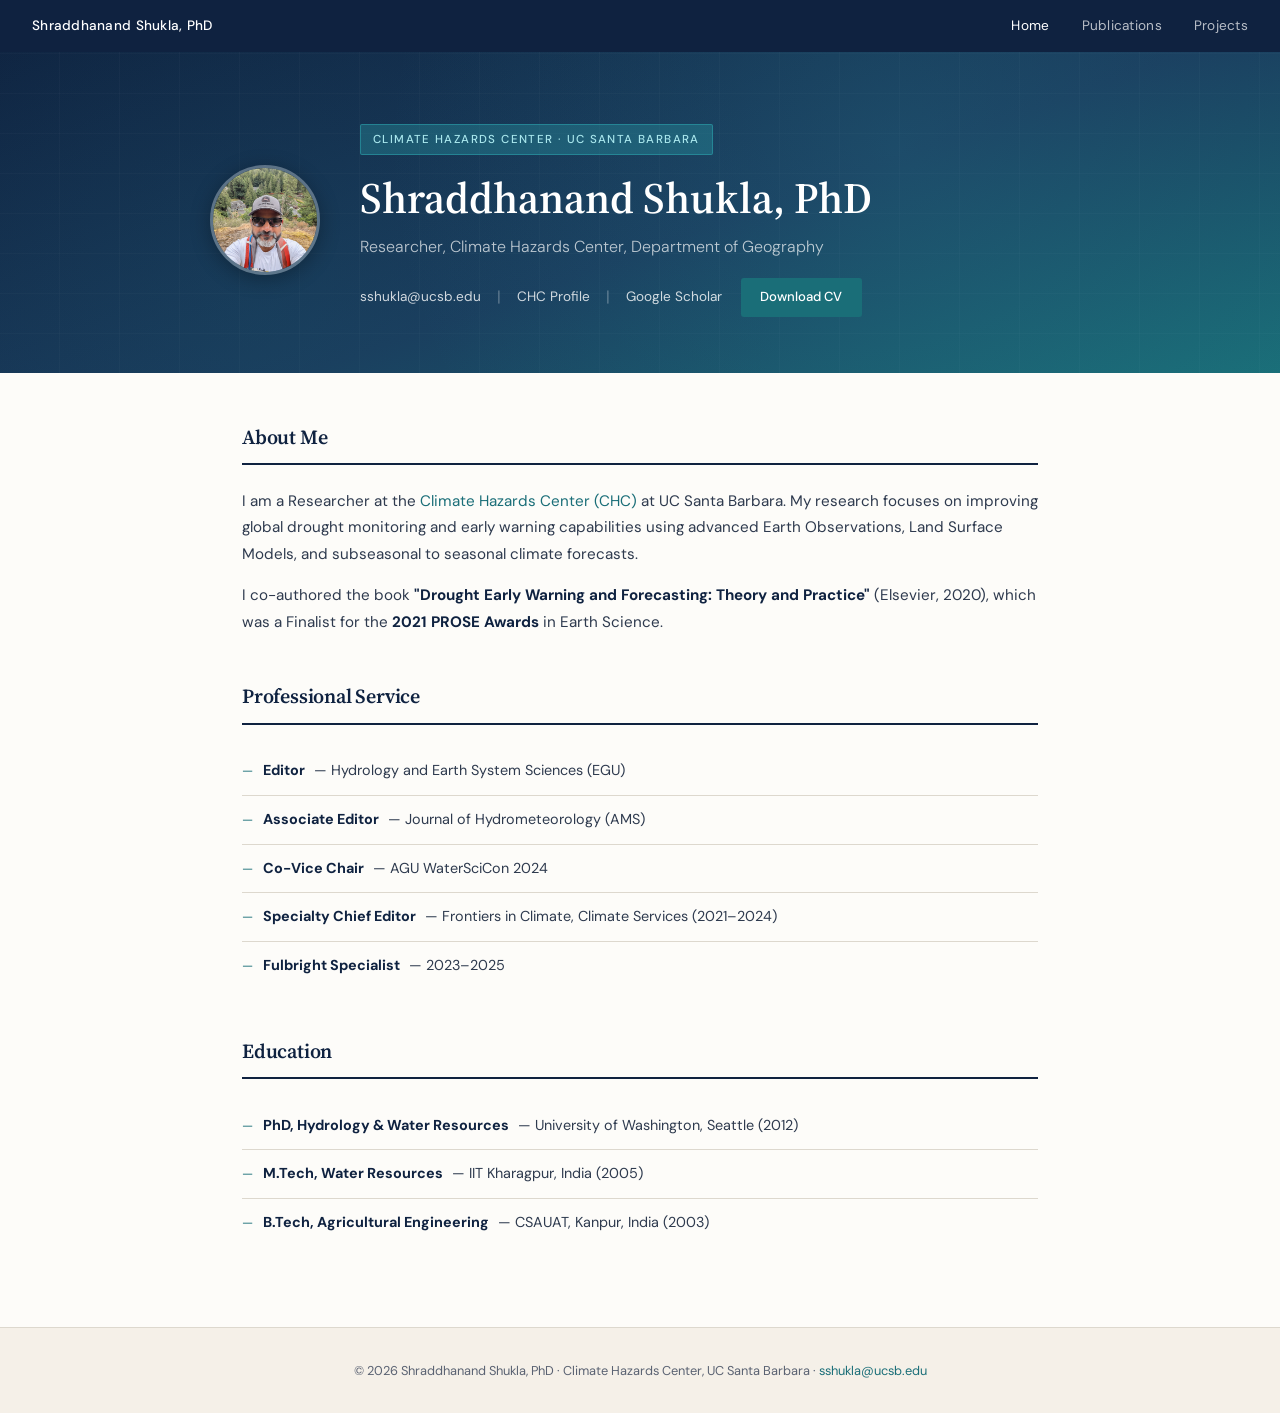
<file: index.html>
<!DOCTYPE html>
<html lang="en">
<head>
  <meta charset="UTF-8" />
  <meta name="viewport" content="width=device-width, initial-scale=1.0" />
  <title>Shraddhanand Shukla, PhD | Climate Hazards Center</title>
  <link rel="preconnect" href="https://fonts.googleapis.com">
  <link rel="preconnect" href="https://fonts.gstatic.com" crossorigin>
  <link href="https://fonts.googleapis.com/css2?family=Source+Serif+4:ital,opsz,wght@0,8..60,300;0,8..60,400;0,8..60,600;1,8..60,300&family=DM+Sans:wght@300;400;500&display=swap" rel="stylesheet">
  <link rel="stylesheet" href="style.css" />
</head>
<body>

<!-- NAV -->
<nav>
  <a href="index.html" class="home">Shraddhanand Shukla, PhD</a>
  <a href="index.html" class="active">Home</a>
  <a href="publications.html">Publications</a>
  <a href="projects.html">Projects</a>
</nav>

<!-- HERO -->
<div class="hero">
  <div class="hero-inner" style="display:flex; gap:2.5rem; align-items:center; flex-wrap:wrap;">
    <img src="profile.jpg" alt="Shraddhanand Shukla"
         style="width:110px;height:110px;border-radius:50%;object-fit:cover;
                border:3px solid rgba(255,255,255,0.3);flex-shrink:0;
                box-shadow:0 4px 20px rgba(0,0,0,0.3);" />
    <div>
      <div class="hero-tag">Climate Hazards Center · UC Santa Barbara</div>
      <h1>Shraddhanand Shukla, PhD</h1>
      <div class="hero-subtitle">Researcher, Climate Hazards Center, Department of Geography</div>
      <div style="display:flex;gap:1rem;flex-wrap:wrap;margin-top:1.1rem;align-items:center;">
        <a href="mailto:sshukla@ucsb.edu"
           style="color:rgba(255,255,255,0.8);font-size:0.85rem;text-decoration:none;">
          sshukla@ucsb.edu
        </a>
        <span style="color:rgba(255,255,255,0.3);">|</span>
        <a href="https://chc.ucsb.edu/people/shraddhanand-shukla" target="_blank"
           style="color:rgba(255,255,255,0.8);font-size:0.85rem;text-decoration:none;">
          CHC Profile
        </a>
        <span style="color:rgba(255,255,255,0.3);">|</span>
        <a href="https://scholar.google.com/citations?user=wtJoeUIAAAAJ&hl=en" target="_blank"
           style="color:rgba(255,255,255,0.8);font-size:0.85rem;text-decoration:none;">
          Google Scholar
        </a>
        <a href="cv.pdf" class="btn btn-primary" style="margin-left:0.2rem;">Download CV</a>
      </div>
    </div>
  </div>
</div>

<!-- MAIN -->
<main>

  <!-- About -->
  <div class="section-header">
    <h2>About Me</h2>
  </div>
  <div class="prose">
    <p>
      I am a Researcher at the <a href="https://chc.ucsb.edu/" target="_blank">Climate Hazards Center (CHC)</a>
      at UC Santa Barbara. My research focuses on improving global drought monitoring and early warning
      capabilities using advanced Earth Observations, Land Surface Models, and subseasonal to seasonal
      climate forecasts.
    </p>
    <p>
      I co-authored the book
      <a href="https://www.sciencedirect.com/book/monograph/9780128140116/drought-early-warning-and-forecasting" target="_blank">
        <strong>"Drought Early Warning and Forecasting: Theory and Practice"</strong>
      </a>
      (Elsevier, 2020), which was a Finalist for the <strong>2021 PROSE Awards</strong> in Earth Science.
    </p>
  </div>

  <!-- Professional Service -->
  <div class="section-header" style="margin-top:2.8rem;">
    <h2>Professional Service</h2>
  </div>
  <ul class="styled-list">
    <li><strong>Editor</strong> — Hydrology and Earth System Sciences (EGU)</li>
    <li><strong>Associate Editor</strong> — Journal of Hydrometeorology (AMS)</li>
    <li><strong>Co-Vice Chair</strong> — AGU WaterSciCon 2024</li>
    <li><strong>Specialty Chief Editor</strong> — Frontiers in Climate, Climate Services (2021–2024)</li>
    <li><strong>Fulbright Specialist</strong> — 2023–2025</li>
  </ul>

  <!-- Education -->
  <div class="section-header" style="margin-top:2.8rem;">
    <h2>Education</h2>
  </div>
  <ul class="styled-list">
    <li><strong>PhD, Hydrology &amp; Water Resources</strong> — University of Washington, Seattle (2012)</li>
    <li><strong>M.Tech, Water Resources</strong> — IIT Kharagpur, India (2005)</li>
    <li><strong>B.Tech, Agricultural Engineering</strong> — CSAUAT, Kanpur, India (2003)</li>
  </ul>

</main>

<footer>
  © 2026 Shraddhanand Shukla, PhD · Climate Hazards Center, UC Santa Barbara ·
  <a href="mailto:sshukla@ucsb.edu">sshukla@ucsb.edu</a>
</footer>

</body>
</html>
</file>
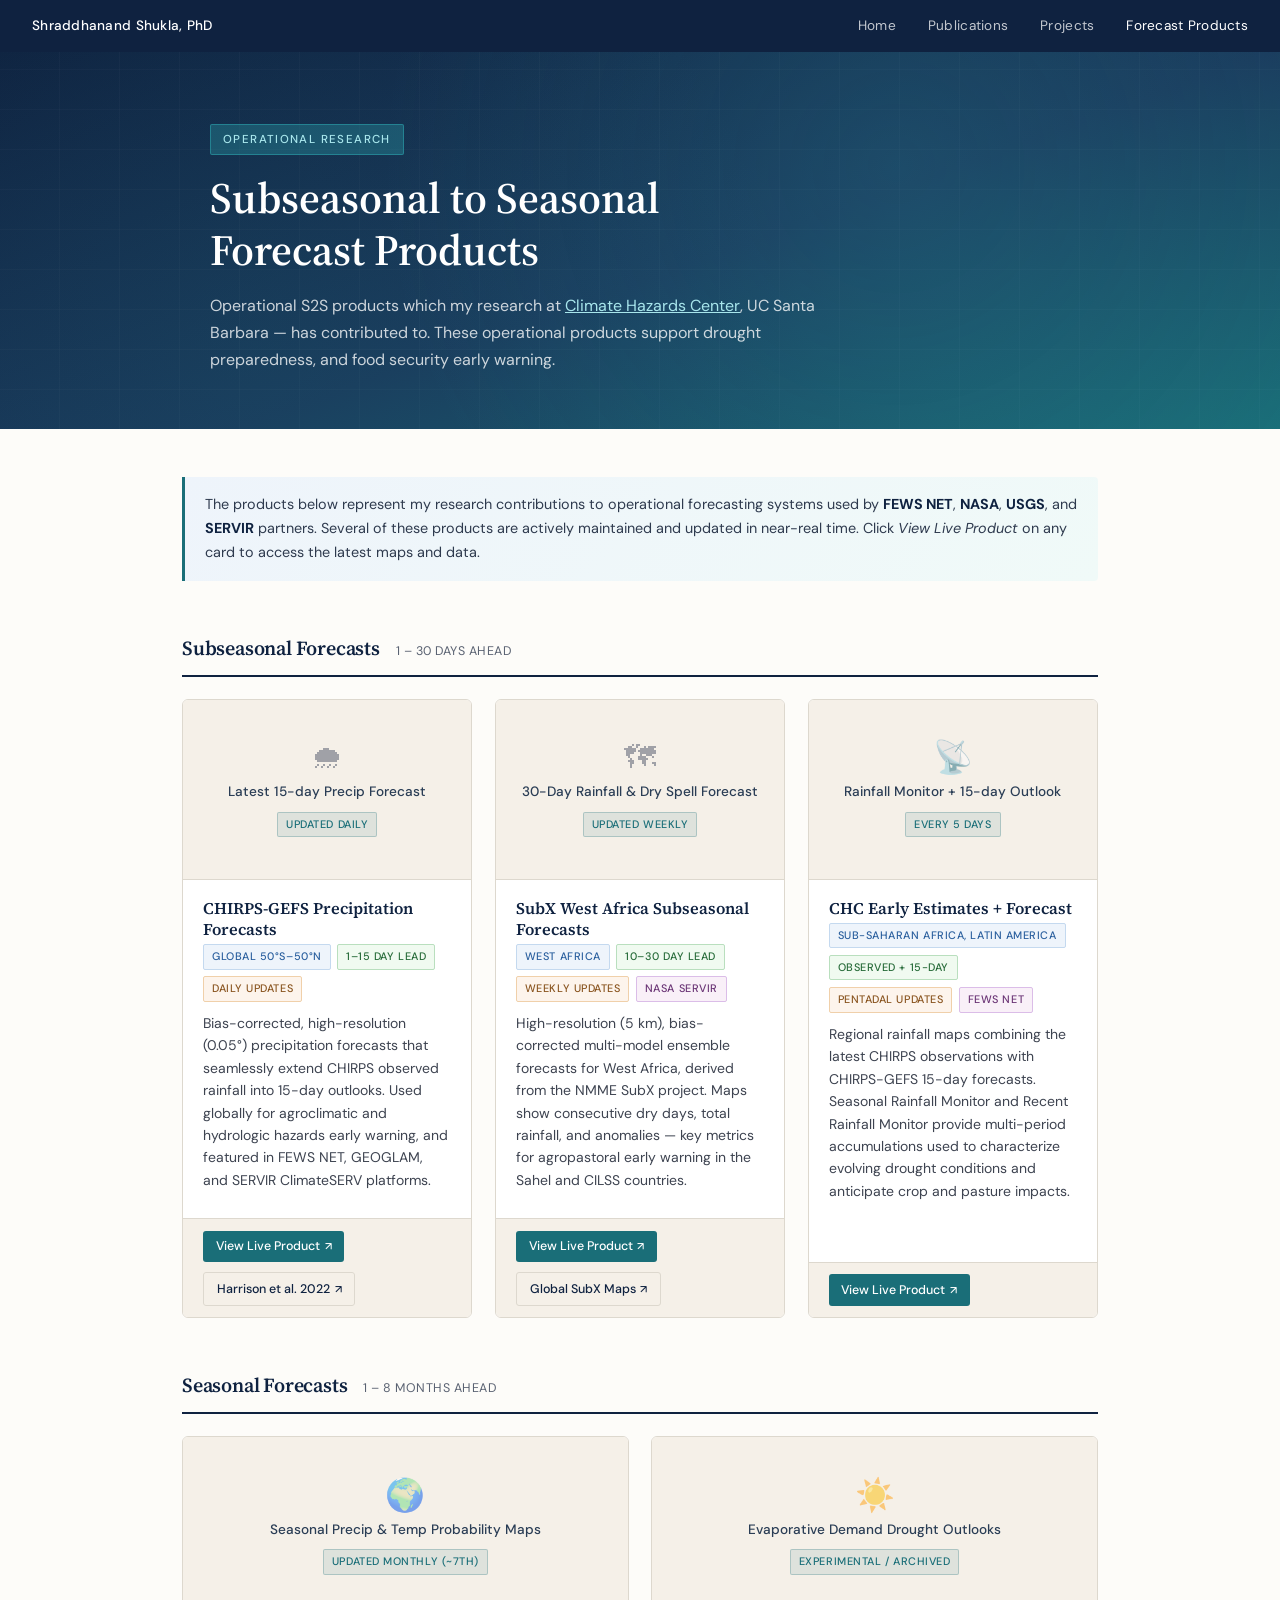
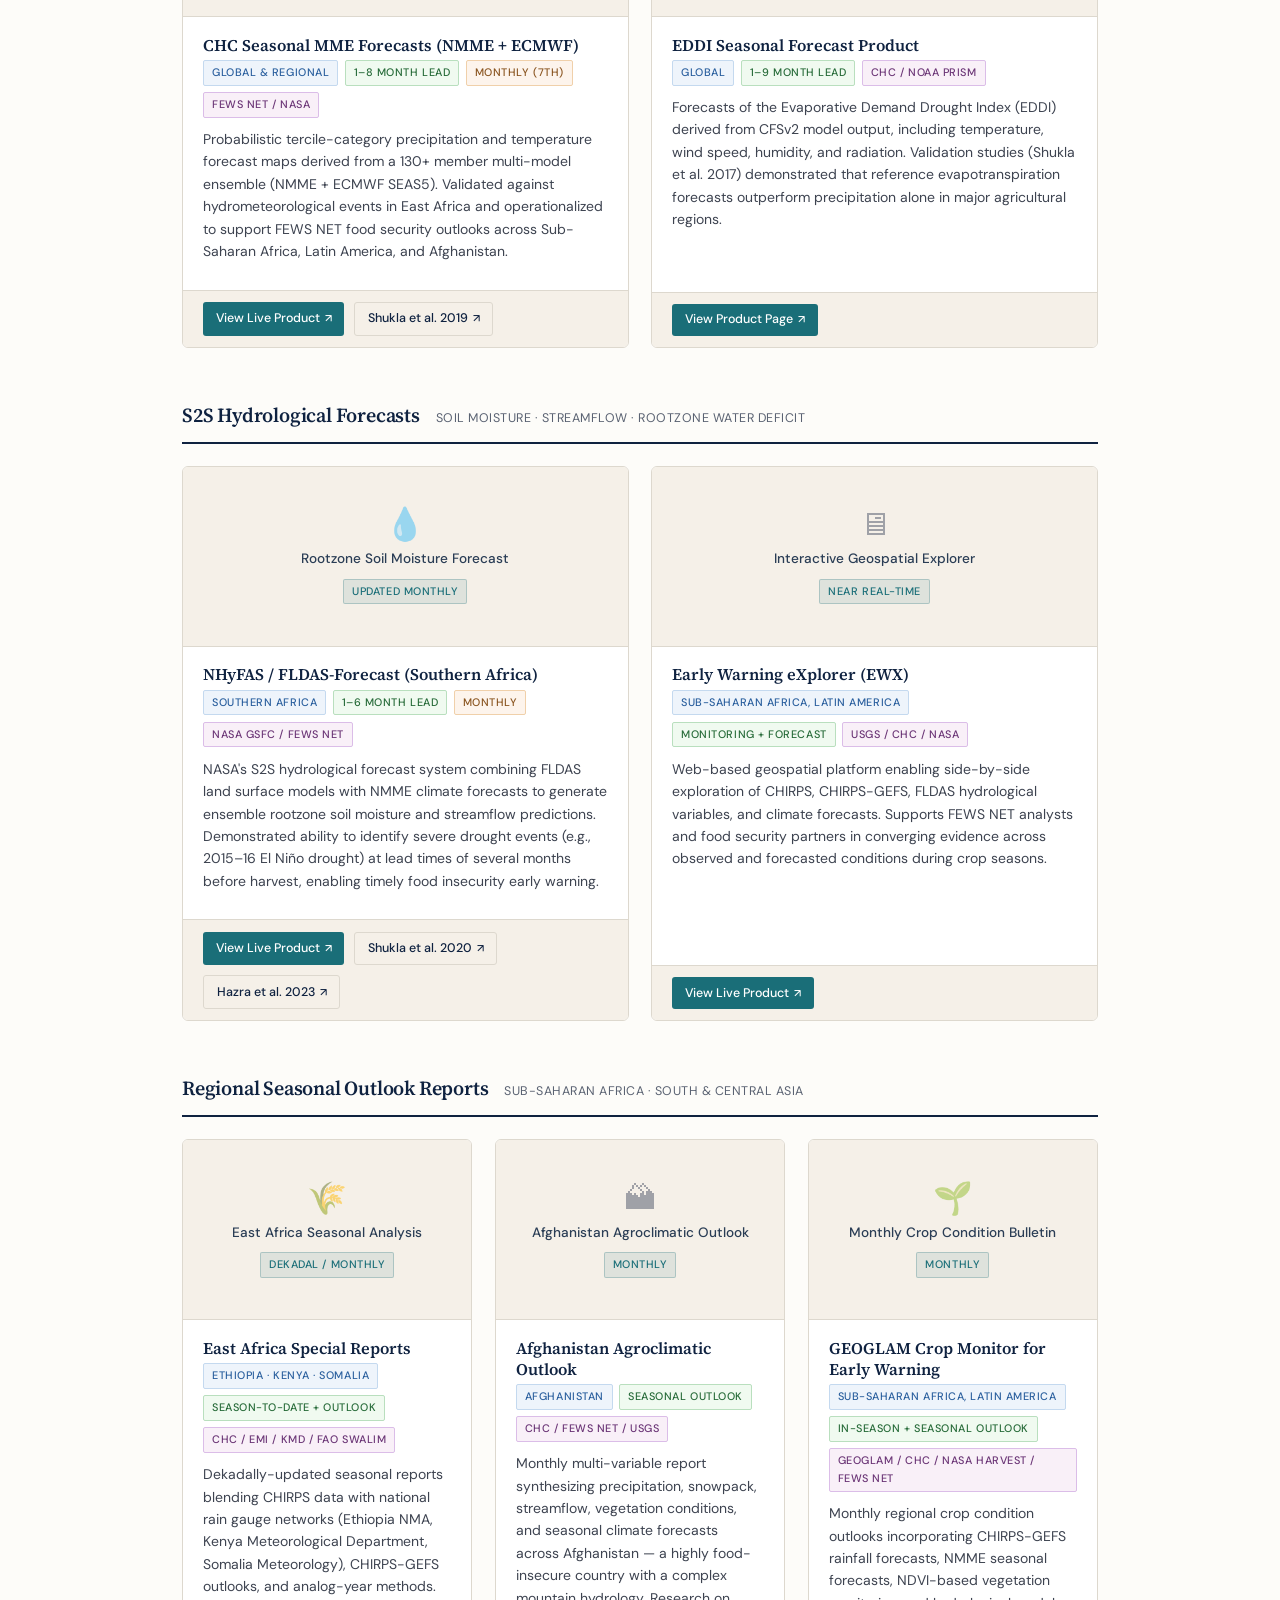
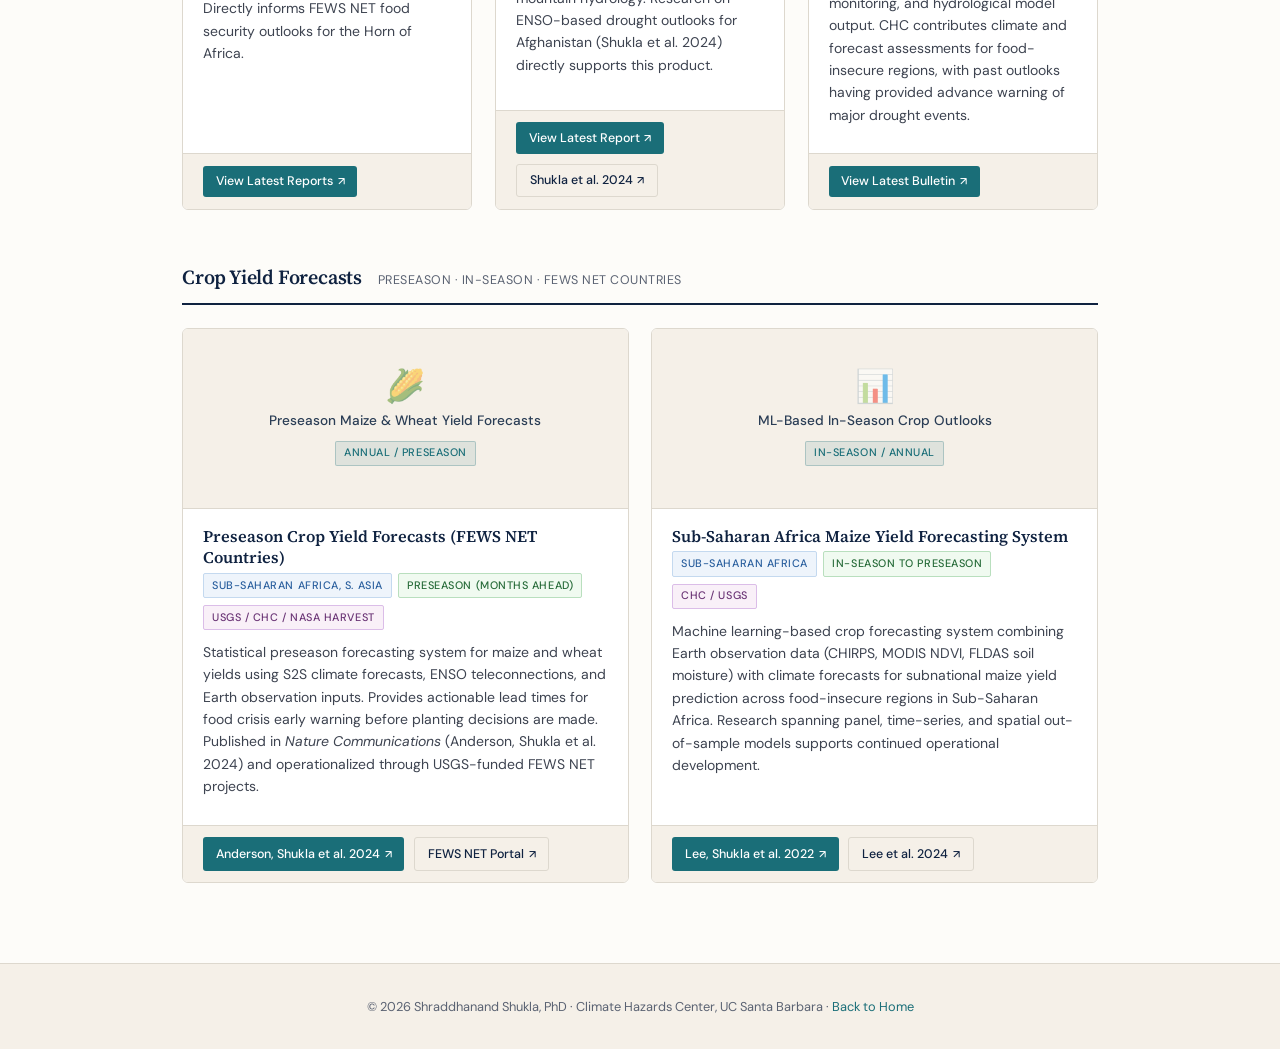
<file: products.html>
<!DOCTYPE html>
<html lang="en">
<head>
  <meta charset="UTF-8" />
  <meta name="viewport" content="width=device-width, initial-scale=1.0" />
  <title>Operational Subseasonal to Seasonal scale Forecast Products | Shraddhanand Shukla, PhD</title>
  <link rel="preconnect" href="https://fonts.googleapis.com">
  <link rel="preconnect" href="https://fonts.gstatic.com" crossorigin>
  <link href="https://fonts.googleapis.com/css2?family=Source+Serif+4:ital,opsz,wght@0,8..60,300;0,8..60,400;0,8..60,600;1,8..60,300&family=DM+Sans:wght@300;400;500&display=swap" rel="stylesheet">
  <link rel="stylesheet" href="style.css" />
  <style>
    :root {
      --navy:      #0f2240;
      --teal:      #1a6e78;
      --teal-light:#2b9ea9;
      --sand:      #f5f0e8;
      --warm-white:#fdfcf9;
      --text:      #1c1c1c;
      --muted:     #5a6272;
      --border:    #ddd8ce;
      --accent:    #c9502b;
    }

    *, *::before, *::after { box-sizing: border-box; margin: 0; padding: 0; }

    body {
      font-family: 'DM Sans', sans-serif;
      background: var(--warm-white);
      color: var(--text);
      line-height: 1.65;
    }

    /* ── NAV ── */
    nav {
      background: var(--navy);
      padding: 0 2rem;
      display: flex;
      align-items: center;
      gap: 2rem;
      height: 52px;
      position: sticky;
      top: 0;
      z-index: 100;
    }
    nav a {
      color: rgba(255,255,255,0.75);
      text-decoration: none;
      font-size: 0.85rem;
      font-weight: 400;
      letter-spacing: 0.02em;
      transition: color 0.2s;
    }
    nav a:hover, nav a.active { color: #fff; }
    nav a.home { font-weight: 500; color: #fff; margin-right: auto; }

    /* ── HERO ── */
    .hero {
      background: linear-gradient(160deg, var(--navy) 0%, #1a3a5c 55%, var(--teal) 100%);
      padding: 4.5rem 2rem 3.5rem;
      color: #fff;
      position: relative;
      overflow: hidden;
    }
    .hero::before {
      content: '';
      position: absolute;
      inset: 0;
      background-image:
        radial-gradient(circle at 70% 30%, rgba(43,158,169,0.18) 0%, transparent 55%),
        radial-gradient(circle at 20% 80%, rgba(26,110,120,0.14) 0%, transparent 50%);
      pointer-events: none;
    }
    /* subtle grid lines evoking a map graticule */
    .hero::after {
      content: '';
      position: absolute;
      inset: 0;
      background-image:
        repeating-linear-gradient(0deg,  transparent, transparent 39px, rgba(255,255,255,0.04) 40px),
        repeating-linear-gradient(90deg, transparent, transparent 59px, rgba(255,255,255,0.04) 60px);
      pointer-events: none;
    }
    .hero-inner {
      max-width: 860px;
      margin: 0 auto;
      position: relative;
      z-index: 1;
    }
    .hero-tag {
      display: inline-block;
      background: rgba(43,158,169,0.35);
      border: 1px solid rgba(43,158,169,0.6);
      color: #a8e6ec;
      font-size: 0.72rem;
      font-weight: 500;
      letter-spacing: 0.12em;
      text-transform: uppercase;
      padding: 0.3rem 0.75rem;
      border-radius: 2px;
      margin-bottom: 1.1rem;
    }
    .hero h1 {
      font-family: 'Source Serif 4', Georgia, serif;
      font-size: clamp(1.9rem, 4vw, 2.7rem);
      font-weight: 600;
      line-height: 1.2;
      margin-bottom: 1rem;
    }
    .hero p {
      font-size: 1rem;
      color: rgba(255,255,255,0.78);
      max-width: 640px;
      line-height: 1.7;
    }

    /* ── MAIN LAYOUT ── */
    main {
      max-width: 980px;
      margin: 0 auto;
      padding: 3rem 2rem 5rem;
    }

    /* ── SECTION HEADER ── */
    .section-header {
      display: flex;
      align-items: baseline;
      gap: 1rem;
      margin-bottom: 1.4rem;
      margin-top: 3.2rem;
      padding-bottom: 0.6rem;
      border-bottom: 2px solid var(--navy);
    }
    .section-header:first-of-type { margin-top: 0; }
    .section-header h2 {
      font-family: 'Source Serif 4', Georgia, serif;
      font-size: 1.25rem;
      font-weight: 600;
      color: var(--navy);
      letter-spacing: -0.01em;
    }
    .section-header .timescale {
      font-size: 0.78rem;
      color: var(--muted);
      font-weight: 400;
      letter-spacing: 0.04em;
      text-transform: uppercase;
    }

    /* ── PRODUCT GRID ── */
    .product-grid {
      display: grid;
      grid-template-columns: repeat(auto-fill, minmax(280px, 1fr));
      gap: 1.4rem;
    }
    .product-grid.single { grid-template-columns: 1fr; }
    .product-grid.two    { grid-template-columns: repeat(auto-fill, minmax(350px, 1fr)); }

    /* ── PRODUCT CARD ── */
    .card {
      background: #fff;
      border: 1px solid var(--border);
      border-radius: 6px;
      overflow: hidden;
      display: flex;
      flex-direction: column;
      transition: box-shadow 0.22s, transform 0.22s;
    }
    .card:hover {
      box-shadow: 0 8px 28px rgba(15,34,64,0.11);
      transform: translateY(-2px);
    }

    /* map preview area */
    .card-map {
      width: 100%;
      height: 180px;
      background: var(--sand);
      position: relative;
      overflow: hidden;
      border-bottom: 1px solid var(--border);
      display: flex;
      align-items: center;
      justify-content: center;
    }
    .card-map iframe {
      width: 100%;
      height: 100%;
      border: none;
      pointer-events: none; /* decorative only in card */
    }
    .card-map .map-overlay {
      position: absolute;
      inset: 0;
      background: transparent;
      cursor: pointer;
      z-index: 2;
    }
    .card-map .map-placeholder {
      display: flex;
      flex-direction: column;
      align-items: center;
      justify-content: center;
      gap: 0.5rem;
      color: var(--muted);
      font-size: 0.8rem;
      text-align: center;
      padding: 1rem;
    }
    .map-placeholder .icon {
      font-size: 2rem;
      line-height: 1;
      opacity: 0.55;
    }
    .map-placeholder .update-badge {
      display: inline-block;
      background: rgba(26,110,120,0.1);
      color: var(--teal);
      font-size: 0.68rem;
      font-weight: 500;
      letter-spacing: 0.05em;
      text-transform: uppercase;
      padding: 0.18rem 0.5rem;
      border-radius: 2px;
      border: 1px solid rgba(26,110,120,0.25);
    }

    /* card body */
    .card-body {
      padding: 1.1rem 1.25rem 0.9rem;
      flex: 1;
      display: flex;
      flex-direction: column;
    }
    .card-name {
      font-family: 'Source Serif 4', Georgia, serif;
      font-size: 1.02rem;
      font-weight: 600;
      color: var(--navy);
      margin-bottom: 0.25rem;
      line-height: 1.3;
    }
    .card-meta {
      display: flex;
      flex-wrap: wrap;
      gap: 0.4rem;
      margin-bottom: 0.65rem;
    }
    .tag {
      font-size: 0.68rem;
      font-weight: 500;
      letter-spacing: 0.05em;
      text-transform: uppercase;
      padding: 0.18rem 0.5rem;
      border-radius: 2px;
    }
    .tag-coverage  { background: #eef4fb; color: #2a5f9e; border: 1px solid #c4d9ef; }
    .tag-lead      { background: #f0faf0; color: #276b39; border: 1px solid #b9dfbe; }
    .tag-frequency { background: #fdf4ec; color: #8a5520; border: 1px solid #f0d0aa; }
    .tag-partner   { background: #f9f0f8; color: #6b3576; border: 1px solid #dbbde8; }

    .card-desc {
      font-size: 0.875rem;
      color: #3d4350;
      line-height: 1.6;
      flex: 1;
      margin-bottom: 0.8rem;
    }

    /* card footer */
    .card-footer {
      display: flex;
      gap: 0.6rem;
      flex-wrap: wrap;
      padding: 0.7rem 1.25rem;
      border-top: 1px solid var(--border);
      background: var(--sand);
    }
    .btn {
      font-size: 0.78rem;
      font-weight: 500;
      padding: 0.35rem 0.8rem;
      border-radius: 3px;
      text-decoration: none;
      transition: all 0.18s;
      display: inline-flex;
      align-items: center;
      gap: 0.3rem;
    }
    .btn-primary {
      background: var(--teal);
      color: #fff;
    }
    .btn-primary:hover { background: var(--teal-light); }
    .btn-secondary {
      background: transparent;
      color: var(--navy);
      border: 1px solid var(--border);
    }
    .btn-secondary:hover { background: #fff; border-color: var(--navy); }

    /* arrow icon */
    .btn::after { content: '↗'; font-size: 0.7rem; }

    /* ── INTRO NOTE ── */
    .intro-note {
      background: linear-gradient(135deg, #eef4fb 0%, #f0faf8 100%);
      border-left: 3px solid var(--teal);
      border-radius: 0 4px 4px 0;
      padding: 1rem 1.25rem;
      font-size: 0.9rem;
      color: #2e3a4e;
      margin-bottom: 2.8rem;
      line-height: 1.65;
    }
    .intro-note strong { color: var(--navy); }

    /* ── FOOTER ── */
    footer {
      text-align: center;
      padding: 2rem;
      border-top: 1px solid var(--border);
      font-size: 0.8rem;
      color: var(--muted);
      background: var(--sand);
    }

    @media (max-width: 600px) {
      .hero { padding: 3rem 1.25rem 2.5rem; }
      main  { padding: 2rem 1.25rem 4rem; }
      nav   { padding: 0 1.25rem; gap: 1.25rem; }
    }
  </style>
</head>
<body>

<!-- NAV -->
<nav>
  <a href="index.html" class="home">Shraddhanand Shukla, PhD</a>
  <a href="index.html">Home</a>
  <a href="publications.html">Publications</a>
  <a href="projects.html">Projects</a>
  <a href="products.html" class="active">Forecast Products</a>
</nav>

<!-- HERO -->
<div class="hero">
  <div class="hero-inner">
    <div class="hero-tag">Operational Research</div>
    <h1>Subseasonal to Seasonal<br>Forecast Products</h1>
    <p>
      Operational S2S products which my research at 
      <a href="https://chc.ucsb.edu" style="color:#a8e6ec;">Climate Hazards Center</a>,
      UC Santa Barbara — has contributed to. These operational products support drought preparedness, and food security early warning.
    </p>
  </div>
</div>

<!-- MAIN -->
<main>

  <div class="intro-note">
    The products below represent my research contributions to operational forecasting systems
    used by <strong>FEWS NET</strong>, <strong>NASA</strong>, <strong>USGS</strong>, and
    <strong>SERVIR</strong> partners. Several of these products are actively maintained and updated in
    near-real time. Click <em>View Live Product</em> on any card to access the latest maps and data.
  </div>

  <!-- ═══════════════════════════════════════════
       SECTION 1: Subseasonal (days to ~30 days)
  ═══════════════════════════════════════════ -->
  <div class="section-header">
    <h2>Subseasonal Forecasts</h2>
    <span class="timescale">1 – 30 days ahead</span>
  </div>

  <div class="product-grid">

    <!-- CHIRPS-GEFS -->
    <div class="card">
      <div class="card-map">
        <div class="map-placeholder">
          <div class="icon">🌧</div>
          <div style="font-weight:500;color:#2a3d55;font-size:0.85rem;">Latest 15-day Precip Forecast</div>
          <div class="update-badge">Updated Daily</div>
        </div>
        <a href="https://chc.ucsb.edu/data/chirps-gefs" target="_blank" class="map-overlay" aria-label="View CHIRPS-GEFS live maps"></a>
      </div>
      <div class="card-body">
        <div class="card-name">CHIRPS-GEFS Precipitation Forecasts</div>
        <div class="card-meta">
          <span class="tag tag-coverage">Global 50°S–50°N</span>
          <span class="tag tag-lead">1–15 day lead</span>
          <span class="tag tag-frequency">Daily updates</span>
        </div>
        <div class="card-desc">
          Bias-corrected, high-resolution (0.05°) precipitation forecasts that seamlessly extend
          CHIRPS observed rainfall into 15-day outlooks. Used globally for agroclimatic and
          hydrologic hazards early warning, and featured in FEWS NET, GEOGLAM, and SERVIR
          ClimateSERV platforms.
        </div>
      </div>
      <div class="card-footer">
        <a href="https://chc.ucsb.edu/data/chirps-gefs" target="_blank" class="btn btn-primary">View Live Product</a>
        <a href="https://doi.org/10.1038/s41597-022-01327-8" target="_blank" class="btn btn-secondary">Harrison et al. 2022</a>
      </div>
    </div>

    <!-- SubX West Africa -->
    <div class="card">
      <div class="card-map">
        <div class="map-placeholder">
          <div class="icon">🗺</div>
          <div style="font-weight:500;color:#2a3d55;font-size:0.85rem;">30-Day Rainfall & Dry Spell Forecast</div>
          <div class="update-badge">Updated Weekly</div>
        </div>
        <a href="https://chc.ucsb.edu/monitoring/subx/west-africa" target="_blank" class="map-overlay" aria-label="View SubX West Africa maps"></a>
      </div>
      <div class="card-body">
        <div class="card-name">SubX West Africa Subseasonal Forecasts</div>
        <div class="card-meta">
          <span class="tag tag-coverage">West Africa</span>
          <span class="tag tag-lead">10–30 day lead</span>
          <span class="tag tag-frequency">Weekly updates</span>
          <span class="tag tag-partner">NASA SERVIR</span>
        </div>
        <div class="card-desc">
          High-resolution (5 km), bias-corrected multi-model ensemble forecasts for West Africa,
          derived from the NMME SubX project. Maps show consecutive dry days, total rainfall,
          and anomalies — key metrics for agropastoral early warning in the Sahel and CILSS countries.
        </div>
      </div>
      <div class="card-footer">
        <a href="https://chc.ucsb.edu/monitoring/subx/west-africa" target="_blank" class="btn btn-primary">View Live Product</a>
        <a href="https://chc.ucsb.edu/monitoring/subx" target="_blank" class="btn btn-secondary">Global SubX Maps</a>
      </div>
    </div>

    <!-- CHC Early Estimates -->
    <div class="card">
      <div class="card-map">
        <div class="map-placeholder">
          <div class="icon">📡</div>
          <div style="font-weight:500;color:#2a3d55;font-size:0.85rem;">Rainfall Monitor + 15-day Outlook</div>
          <div class="update-badge">Every 5 Days</div>
        </div>
        <a href="https://chc.ucsb.edu/monitoring" target="_blank" class="map-overlay" aria-label="View CHC Early Estimates"></a>
      </div>
      <div class="card-body">
        <div class="card-name">CHC Early Estimates + Forecast</div>
        <div class="card-meta">
          <span class="tag tag-coverage">Sub-Saharan Africa, Latin America</span>
          <span class="tag tag-lead">Observed + 15-day</span>
          <span class="tag tag-frequency">Pentadal updates</span>
          <span class="tag tag-partner">FEWS NET</span>
        </div>
        <div class="card-desc">
          Regional rainfall maps combining the latest CHIRPS observations with CHIRPS-GEFS
          15-day forecasts. Seasonal Rainfall Monitor and Recent Rainfall Monitor provide
          multi-period accumulations used to characterize evolving drought conditions and
          anticipate crop and pasture impacts.
        </div>
      </div>
      <div class="card-footer">
        <a href="https://chc.ucsb.edu/monitoring" target="_blank" class="btn btn-primary">View Live Product</a>
      </div>
    </div>

  </div><!-- /product-grid -->


  <!-- ═══════════════════════════════════
       SECTION 2: Seasonal (1–8 months)
  ═══════════════════════════════════ -->
  <div class="section-header">
    <h2>Seasonal Forecasts</h2>
    <span class="timescale">1 – 8 months ahead</span>
  </div>

  <div class="product-grid two">

    <!-- NMME/ECMWF MME -->
    <div class="card">
      <div class="card-map">
        <div class="map-placeholder">
          <div class="icon">🌍</div>
          <div style="font-weight:500;color:#2a3d55;font-size:0.85rem;">Seasonal Precip & Temp Probability Maps</div>
          <div class="update-badge">Updated Monthly (~7th)</div>
        </div>
        <a href="https://chc.ucsb.edu/monitoring/nmme" target="_blank" class="map-overlay" aria-label="View NMME/ECMWF seasonal forecasts"></a>
      </div>
      <div class="card-body">
        <div class="card-name">CHC Seasonal MME Forecasts (NMME + ECMWF)</div>
        <div class="card-meta">
          <span class="tag tag-coverage">Global & Regional</span>
          <span class="tag tag-lead">1–8 month lead</span>
          <span class="tag tag-frequency">Monthly (7th)</span>
          <span class="tag tag-partner">FEWS NET / NASA</span>
        </div>
        <div class="card-desc">
          Probabilistic tercile-category precipitation and temperature forecast maps derived
          from a 130+ member multi-model ensemble (NMME + ECMWF SEAS5). Validated against
          hydrometeorological events in East Africa and operationalized to support FEWS NET
          food security outlooks across Sub-Saharan Africa, Latin America, and Afghanistan.
        </div>
      </div>
      <div class="card-footer">
        <a href="https://chc.ucsb.edu/monitoring/nmme" target="_blank" class="btn btn-primary">View Live Product</a>
        <a href="https://doi.org/10.1007/s00382-016-3296-z" target="_blank" class="btn btn-secondary">Shukla et al. 2019</a>
      </div>
    </div>

    <!-- EDDI Forecasts -->
    <div class="card">
      <div class="card-map">
        <div class="map-placeholder">
          <div class="icon">☀️</div>
          <div style="font-weight:500;color:#2a3d55;font-size:0.85rem;">Evaporative Demand Drought Outlooks</div>
          <div class="update-badge">Experimental / Archived</div>
        </div>
        <a href="https://chc.ucsb.edu/data/eddi" target="_blank" class="map-overlay" aria-label="View EDDI forecast product"></a>
      </div>
      <div class="card-body">
        <div class="card-name">EDDI Seasonal Forecast Product</div>
        <div class="card-meta">
          <span class="tag tag-coverage">Global</span>
          <span class="tag tag-lead">1–9 month lead</span>
          <span class="tag tag-partner">CHC / NOAA PRISM</span>
        </div>
        <div class="card-desc">
          Forecasts of the Evaporative Demand Drought Index (EDDI) derived from CFSv2 model
          output, including temperature, wind speed, humidity, and radiation. Validation
          studies (Shukla et al. 2017) demonstrated that reference evapotranspiration forecasts
          outperform precipitation alone in major agricultural regions.
        </div>
      </div>
      <div class="card-footer">
        <a href="https://chc.ucsb.edu/data/eddi" target="_blank" class="btn btn-primary">View Product Page</a>
      </div>
    </div>

  </div><!-- /product-grid two -->


  <!-- ═══════════════════════════════════
       SECTION 3: S2S Hydrological
  ═══════════════════════════════════ -->
  <div class="section-header">
    <h2>S2S Hydrological Forecasts</h2>
    <span class="timescale">Soil moisture · Streamflow · Rootzone water deficit</span>
  </div>

  <div class="product-grid two">

    <!-- NHyFAS / FLDAS-Forecast -->
    <div class="card">
      <div class="card-map">
        <div class="map-placeholder">
          <div class="icon">💧</div>
          <div style="font-weight:500;color:#2a3d55;font-size:0.85rem;">Rootzone Soil Moisture Forecast</div>
          <div class="update-badge">Updated Monthly</div>
        </div>
        <a href="https://nasaharvest.github.io/fldas-forecast/" target="_blank" class="map-overlay" aria-label="View NHyFAS/FLDAS forecast"></a>
      </div>
      <div class="card-body">
        <div class="card-name">NHyFAS / FLDAS-Forecast (Southern Africa)</div>
        <div class="card-meta">
          <span class="tag tag-coverage">Southern Africa</span>
          <span class="tag tag-lead">1–6 month lead</span>
          <span class="tag tag-frequency">Monthly</span>
          <span class="tag tag-partner">NASA GSFC / FEWS NET</span>
        </div>
        <div class="card-desc">
          NASA's S2S hydrological forecast system combining FLDAS land surface models with
          NMME climate forecasts to generate ensemble rootzone soil moisture and streamflow
          predictions. Demonstrated ability to identify severe drought events (e.g., 2015–16
          El Niño drought) at lead times of several months before harvest, enabling timely
          food insecurity early warning.
        </div>
      </div>
      <div class="card-footer">
        <a href="https://nasaharvest.github.io/fldas-forecast/" target="_blank" class="btn btn-primary">View Live Product</a>
        <a href="https://doi.org/10.5194/nhess-20-1187-2020" target="_blank" class="btn btn-secondary">Shukla et al. 2020</a>
        <a href="https://doi.org/10.1016/j.jhydrol.2022.129005" target="_blank" class="btn btn-secondary">Hazra et al. 2023</a>
      </div>
    </div>

    <!-- FEWS NET EWX -->
    <div class="card">
      <div class="card-map">
        <div class="map-placeholder">
          <div class="icon">🖥</div>
          <div style="font-weight:500;color:#2a3d55;font-size:0.85rem;">Interactive Geospatial Explorer</div>
          <div class="update-badge">Near Real-Time</div>
        </div>
        <a href="https://earlywarning.usgs.gov/fews" target="_blank" class="map-overlay" aria-label="View Early Warning Explorer"></a>
      </div>
      <div class="card-body">
        <div class="card-name">Early Warning eXplorer (EWX)</div>
        <div class="card-meta">
          <span class="tag tag-coverage">Sub-Saharan Africa, Latin America</span>
          <span class="tag tag-lead">Monitoring + Forecast</span>
          <span class="tag tag-partner">USGS / CHC / NASA</span>
        </div>
        <div class="card-desc">
          Web-based geospatial platform enabling side-by-side exploration of CHIRPS,
          CHIRPS-GEFS, FLDAS hydrological variables, and climate forecasts. Supports
          FEWS NET analysts and food security partners in converging evidence across
          observed and forecasted conditions during crop seasons.
        </div>
      </div>
      <div class="card-footer">
        <a href="https://earlywarning.usgs.gov/fews" target="_blank" class="btn btn-primary">View Live Product</a>
      </div>
    </div>

  </div><!-- /product-grid two -->


  <!-- ═════════════════════════════════
       SECTION 4: Regional Reports
  ═════════════════════════════════ -->
  <div class="section-header">
    <h2>Regional Seasonal Outlook Reports</h2>
    <span class="timescale">Sub-Saharan Africa · South & Central Asia</span>
  </div>

  <div class="product-grid">

    <!-- East Africa Special Reports -->
    <div class="card">
      <div class="card-map">
        <div class="map-placeholder">
          <div class="icon">🌾</div>
          <div style="font-weight:500;color:#2a3d55;font-size:0.85rem;">East Africa Seasonal Analysis</div>
          <div class="update-badge">Dekadal / Monthly</div>
        </div>
        <a href="https://chc.ucsb.edu/monitoring/east-africa-special-reports" target="_blank" class="map-overlay" aria-label="View East Africa Special Reports"></a>
      </div>
      <div class="card-body">
        <div class="card-name">East Africa Special Reports</div>
        <div class="card-meta">
          <span class="tag tag-coverage">Ethiopia · Kenya · Somalia</span>
          <span class="tag tag-lead">Season-to-date + outlook</span>
          <span class="tag tag-partner">CHC / EMI / KMD / FAO SWALIM</span>
        </div>
        <div class="card-desc">
          Dekadally-updated seasonal reports blending CHIRPS data with national rain gauge
          networks (Ethiopia NMA, Kenya Meteorological Department, Somalia Meteorology),
          CHIRPS-GEFS outlooks, and analog-year methods. Directly informs FEWS NET food
          security outlooks for the Horn of Africa.
        </div>
      </div>
      <div class="card-footer">
        <a href="https://chc.ucsb.edu/monitoring/east-africa-special-reports" target="_blank" class="btn btn-primary">View Latest Reports</a>
      </div>
    </div>

    <!-- Afghanistan Report -->
    <div class="card">
      <div class="card-map">
        <div class="map-placeholder">
          <div class="icon">🏔</div>
          <div style="font-weight:500;color:#2a3d55;font-size:0.85rem;">Afghanistan Agroclimatic Outlook</div>
          <div class="update-badge">Monthly</div>
        </div>
        <a href="https://chc.ucsb.edu/monitoring/afghanistan" target="_blank" class="map-overlay" aria-label="View Afghanistan Agroclimatic Report"></a>
      </div>
      <div class="card-body">
        <div class="card-name">Afghanistan Agroclimatic Outlook</div>
        <div class="card-meta">
          <span class="tag tag-coverage">Afghanistan</span>
          <span class="tag tag-lead">Seasonal outlook</span>
          <span class="tag tag-partner">CHC / FEWS NET / USGS</span>
        </div>
        <div class="card-desc">
          Monthly multi-variable report synthesizing precipitation, snowpack, streamflow,
          vegetation conditions, and seasonal climate forecasts across Afghanistan — a highly
          food-insecure country with a complex mountain hydrology. Research on ENSO-based
          drought outlooks for Afghanistan (Shukla et al. 2024) directly supports this product.
        </div>
      </div>
      <div class="card-footer">
        <a href="https://chc.ucsb.edu/monitoring/afghanistan" target="_blank" class="btn btn-primary">View Latest Report</a>
        <a href="https://doi.org/10.1016/j.wace.2024.100697" target="_blank" class="btn btn-secondary">Shukla et al. 2024</a>
      </div>
    </div>

    <!-- GEOGLAM CM4EW -->
    <div class="card">
      <div class="card-map">
        <div class="map-placeholder">
          <div class="icon">🌱</div>
          <div style="font-weight:500;color:#2a3d55;font-size:0.85rem;">Monthly Crop Condition Bulletin</div>
          <div class="update-badge">Monthly</div>
        </div>
        <a href="https://cropmonitor.org" target="_blank" class="map-overlay" aria-label="View GEOGLAM Crop Monitor"></a>
      </div>
      <div class="card-body">
        <div class="card-name">GEOGLAM Crop Monitor for Early Warning</div>
        <div class="card-meta">
          <span class="tag tag-coverage">Sub-Saharan Africa, Latin America</span>
          <span class="tag tag-lead">In-season + seasonal outlook</span>
          <span class="tag tag-partner">GEOGLAM / CHC / NASA Harvest / FEWS NET</span>
        </div>
        <div class="card-desc">
          Monthly regional crop condition outlooks incorporating CHIRPS-GEFS rainfall forecasts,
          NMME seasonal forecasts, NDVI-based vegetation monitoring, and hydrological model output.
          CHC contributes climate and forecast assessments for food-insecure regions, with past
          outlooks having provided advance warning of major drought events.
        </div>
      </div>
      <div class="card-footer">
        <a href="https://cropmonitor.org" target="_blank" class="btn btn-primary">View Latest Bulletin</a>
      </div>
    </div>

  </div><!-- /product-grid -->


  <!-- ════════════════════════════════════
       SECTION 5: Crop Yield Forecasts
  ════════════════════════════════════ -->
  <div class="section-header">
    <h2>Crop Yield Forecasts</h2>
    <span class="timescale">Preseason · In-season · FEWS NET Countries</span>
  </div>

  <div class="product-grid two">

    <!-- Preseason Maize/Wheat Forecasts -->
    <div class="card">
      <div class="card-map">
        <div class="map-placeholder">
          <div class="icon">🌽</div>
          <div style="font-weight:500;color:#2a3d55;font-size:0.85rem;">Preseason Maize & Wheat Yield Forecasts</div>
          <div class="update-badge">Annual / Preseason</div>
        </div>
        <a href="https://www.usaid.gov/fews" target="_blank" class="map-overlay" aria-label="View FEWS NET crop forecasts"></a>
      </div>
      <div class="card-body">
        <div class="card-name">Preseason Crop Yield Forecasts (FEWS NET Countries)</div>
        <div class="card-meta">
          <span class="tag tag-coverage">Sub-Saharan Africa, S. Asia</span>
          <span class="tag tag-lead">Preseason (months ahead)</span>
          <span class="tag tag-partner">USGS / CHC / NASA Harvest</span>
        </div>
        <div class="card-desc">
          Statistical preseason forecasting system for maize and wheat yields using S2S climate
          forecasts, ENSO teleconnections, and Earth observation inputs. Provides actionable
          lead times for food crisis early warning before planting decisions are made. Published
          in <em>Nature Communications</em> (Anderson, Shukla et al. 2024) and operationalized
          through USGS-funded FEWS NET projects.
        </div>
      </div>
      <div class="card-footer">
        <a href="https://doi.org/10.1038/s41467-024-51462-y" target="_blank" class="btn btn-primary">Anderson, Shukla et al. 2024</a>
        <a href="https://www.usaid.gov/fews" target="_blank" class="btn btn-secondary">FEWS NET Portal</a>
      </div>
    </div>

    <!-- SSA Maize ML Forecasts -->
    <div class="card">
      <div class="card-map">
        <div class="map-placeholder">
          <div class="icon">📊</div>
          <div style="font-weight:500;color:#2a3d55;font-size:0.85rem;">ML-Based In-Season Crop Outlooks</div>
          <div class="update-badge">In-season / Annual</div>
        </div>
        <a href="https://doi.org/10.1016/j.gfs.2022.100643" target="_blank" class="map-overlay" aria-label="View SSA crop forecast publication"></a>
      </div>
      <div class="card-body">
        <div class="card-name">Sub-Saharan Africa Maize Yield Forecasting System</div>
        <div class="card-meta">
          <span class="tag tag-coverage">Sub-Saharan Africa</span>
          <span class="tag tag-lead">In-season to preseason</span>
          <span class="tag tag-partner">CHC / USGS</span>
        </div>
        <div class="card-desc">
          Machine learning-based crop forecasting system combining Earth observation data
          (CHIRPS, MODIS NDVI, FLDAS soil moisture) with climate forecasts for subnational
          maize yield prediction across food-insecure regions in Sub-Saharan Africa.
          Research spanning panel, time-series, and spatial out-of-sample models supports
          continued operational development.
        </div>
      </div>
      <div class="card-footer">
        <a href="https://doi.org/10.1016/j.gfs.2022.100643" target="_blank" class="btn btn-primary">Lee, Shukla et al. 2022</a>
        <a href="https://doi.org/10.1016/j.agrformet.2024.110213" target="_blank" class="btn btn-secondary">Lee et al. 2024</a>
      </div>
    </div>

  </div><!-- /product-grid two -->

</main>

<footer>
  © 2026 Shraddhanand Shukla, PhD · Climate Hazards Center, UC Santa Barbara ·
  <a href="index.html" style="color:var(--teal);">Back to Home</a>
</footer>

</body>
</html>
</file>
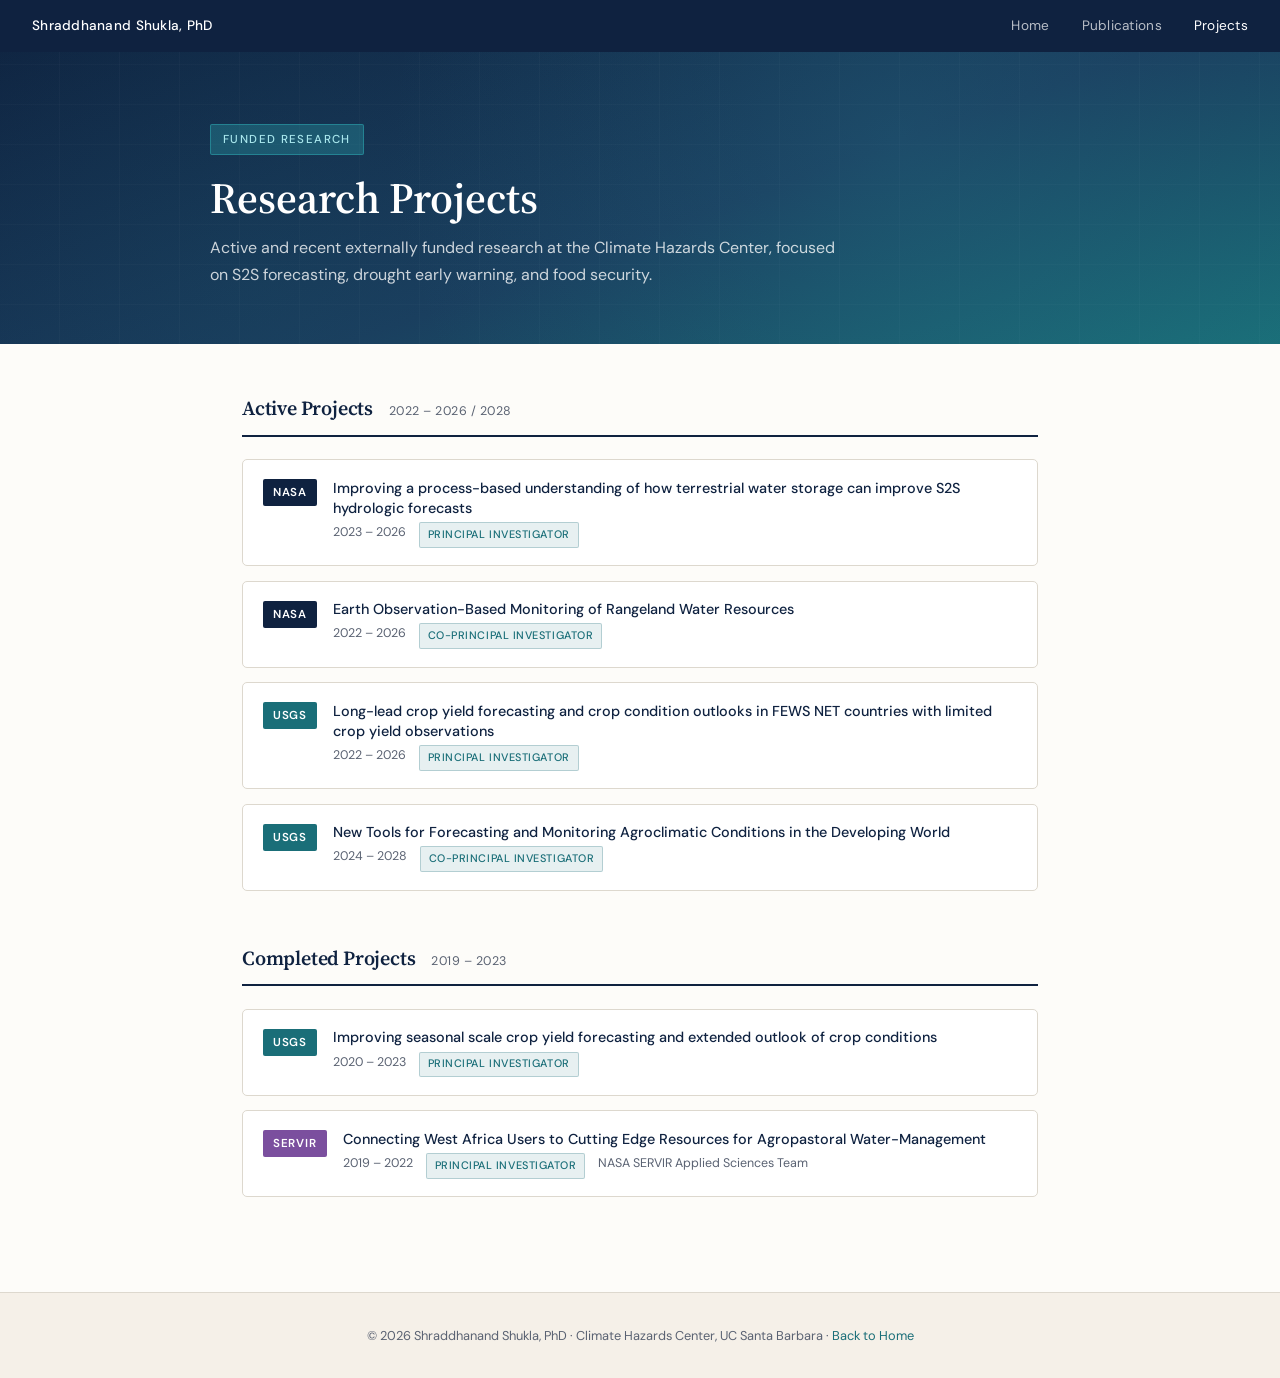
<file: projects.html>
<!DOCTYPE html>
<html lang="en">
<head>
  <meta charset="UTF-8" />
  <meta name="viewport" content="width=device-width, initial-scale=1.0" />
  <title>Research Projects | Shraddhanand Shukla, PhD</title>
  <link rel="preconnect" href="https://fonts.googleapis.com">
  <link rel="preconnect" href="https://fonts.gstatic.com" crossorigin>
  <link href="https://fonts.googleapis.com/css2?family=Source+Serif+4:ital,opsz,wght@0,8..60,300;0,8..60,400;0,8..60,600;1,8..60,300&family=DM+Sans:wght@300;400;500&display=swap" rel="stylesheet">
  <link rel="stylesheet" href="style.css" />
</head>
<body>

<!-- NAV -->
<nav>
  <a href="index.html" class="home">Shraddhanand Shukla, PhD</a>
  <a href="index.html">Home</a>
  <a href="publications.html">Publications</a>
  <a href="projects.html" class="active">Projects</a>
</nav>

<!-- HERO -->
<div class="hero">
  <div class="hero-inner">
    <div class="hero-tag">Funded Research</div>
    <h1>Research Projects</h1>
    <p>Active and recent externally funded research at the Climate Hazards Center,
      focused on S2S forecasting, drought early warning, and food security.</p>
  </div>
</div>

<!-- MAIN -->
<main>

  <!-- Active -->
  <div class="section-header">
    <h2>Active Projects</h2>
    <span class="sub">2022 – 2026 / 2028</span>
  </div>

  <div class="project-item">
    <div class="project-funder">NASA</div>
    <div class="project-body">
      <div class="project-title">
        Improving a process-based understanding of how terrestrial water storage can improve S2S hydrologic forecasts
      </div>
      <div class="project-meta">
        <span>2023 – 2026</span>
        <span class="badge">Principal Investigator</span>
      </div>
    </div>
  </div>

  <div class="project-item">
    <div class="project-funder">NASA</div>
    <div class="project-body">
      <div class="project-title">
        Earth Observation-Based Monitoring of Rangeland Water Resources
      </div>
      <div class="project-meta">
        <span>2022 – 2026</span>
        <span class="badge">Co-Principal Investigator</span>
      </div>
    </div>
  </div>

  <div class="project-item">
    <div class="project-funder usgs">USGS</div>
    <div class="project-body">
      <div class="project-title">
        Long-lead crop yield forecasting and crop condition outlooks in FEWS NET countries with limited crop yield observations
      </div>
      <div class="project-meta">
        <span>2022 – 2026</span>
        <span class="badge">Principal Investigator</span>
      </div>
    </div>
  </div>

  <div class="project-item">
    <div class="project-funder usgs">USGS</div>
    <div class="project-body">
      <div class="project-title">
        New Tools for Forecasting and Monitoring Agroclimatic Conditions in the Developing World
      </div>
      <div class="project-meta">
        <span>2024 – 2028</span>
        <span class="badge">Co-Principal Investigator</span>
      </div>
    </div>
  </div>

  <!-- Completed -->
  <div class="section-header">
    <h2>Completed Projects</h2>
    <span class="sub">2019 – 2023</span>
  </div>

  <div class="project-item">
    <div class="project-funder usgs">USGS</div>
    <div class="project-body">
      <div class="project-title">
        Improving seasonal scale crop yield forecasting and extended outlook of crop conditions
      </div>
      <div class="project-meta">
        <span>2020 – 2023</span>
        <span class="badge">Principal Investigator</span>
      </div>
    </div>
  </div>

  <div class="project-item">
    <div class="project-funder servir">SERVIR</div>
    <div class="project-body">
      <div class="project-title">
        Connecting West Africa Users to Cutting Edge Resources for Agropastoral Water-Management
      </div>
      <div class="project-meta">
        <span>2019 – 2022</span>
        <span class="badge">Principal Investigator</span>
        <span>NASA SERVIR Applied Sciences Team</span>
      </div>
    </div>
  </div>

</main>

<footer>
  © 2026 Shraddhanand Shukla, PhD · Climate Hazards Center, UC Santa Barbara ·
  <a href="index.html">Back to Home</a>
</footer>

</body>
</html>
</file>
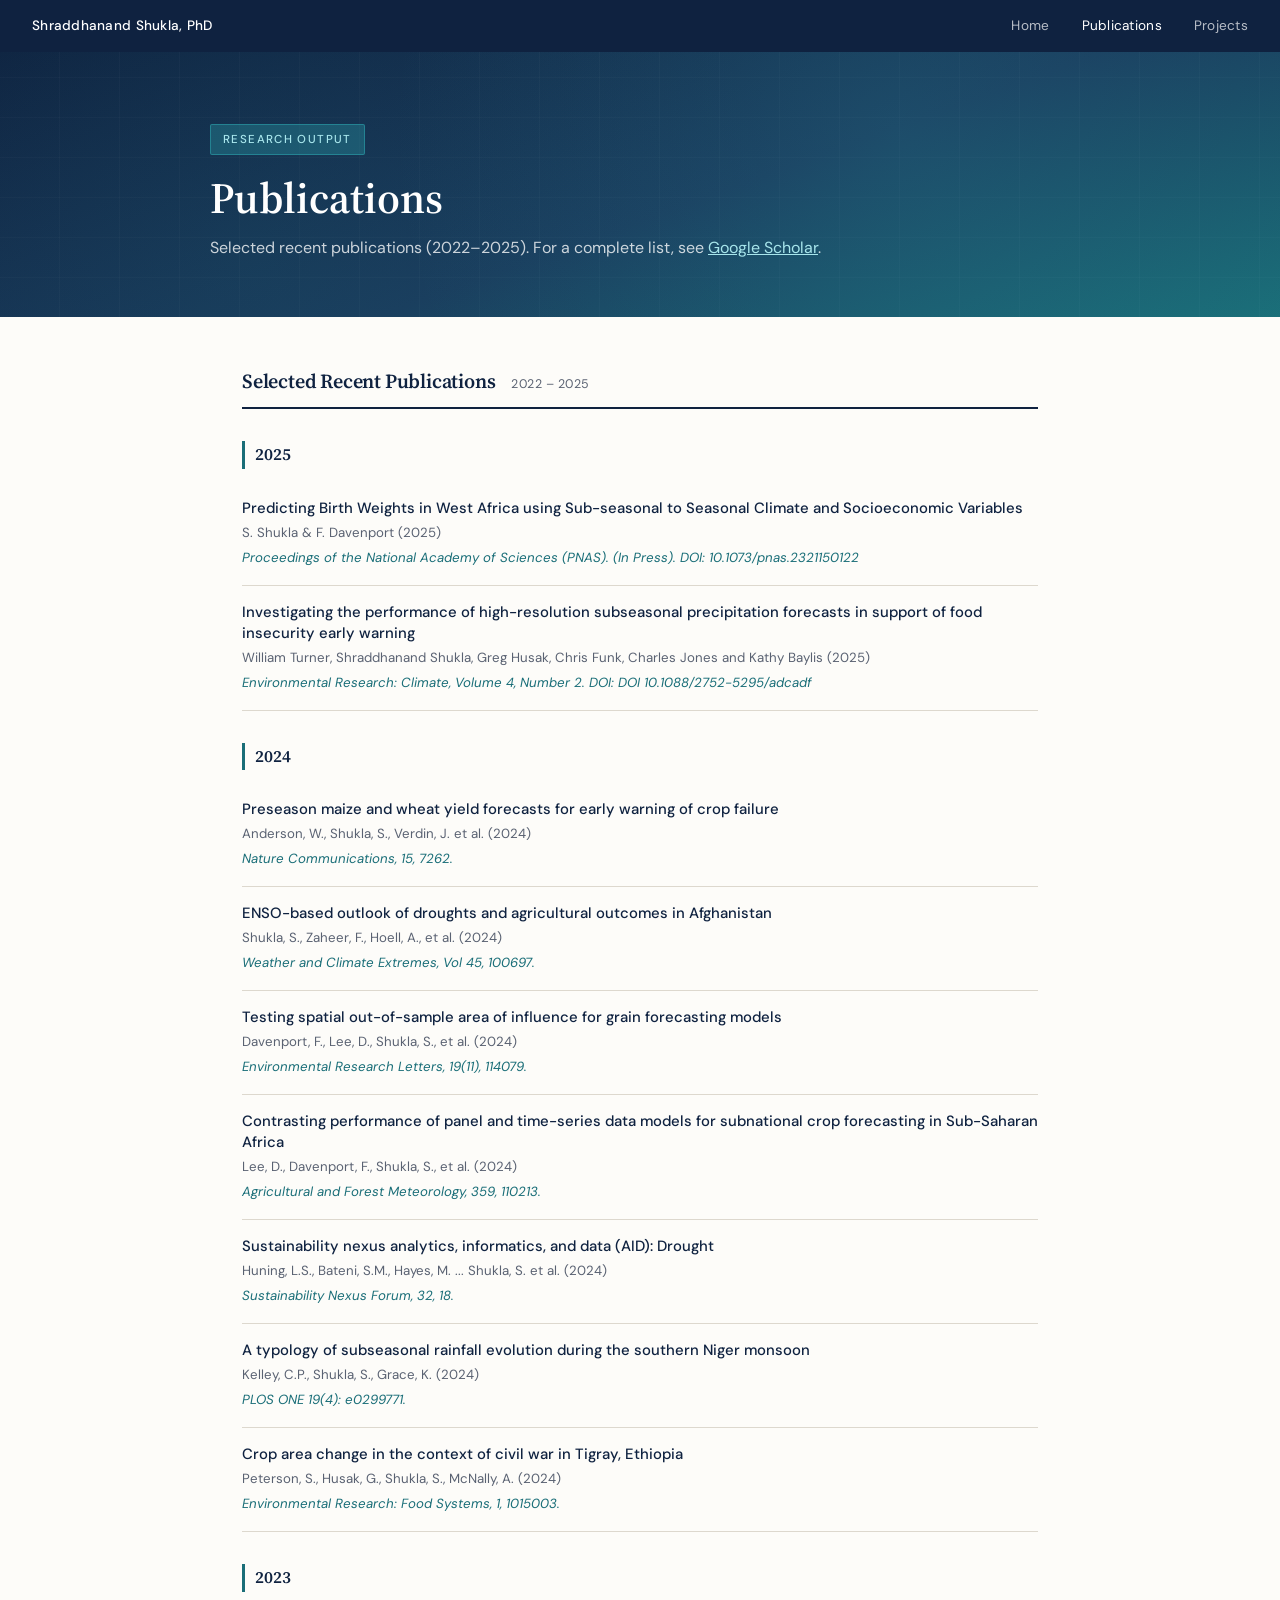
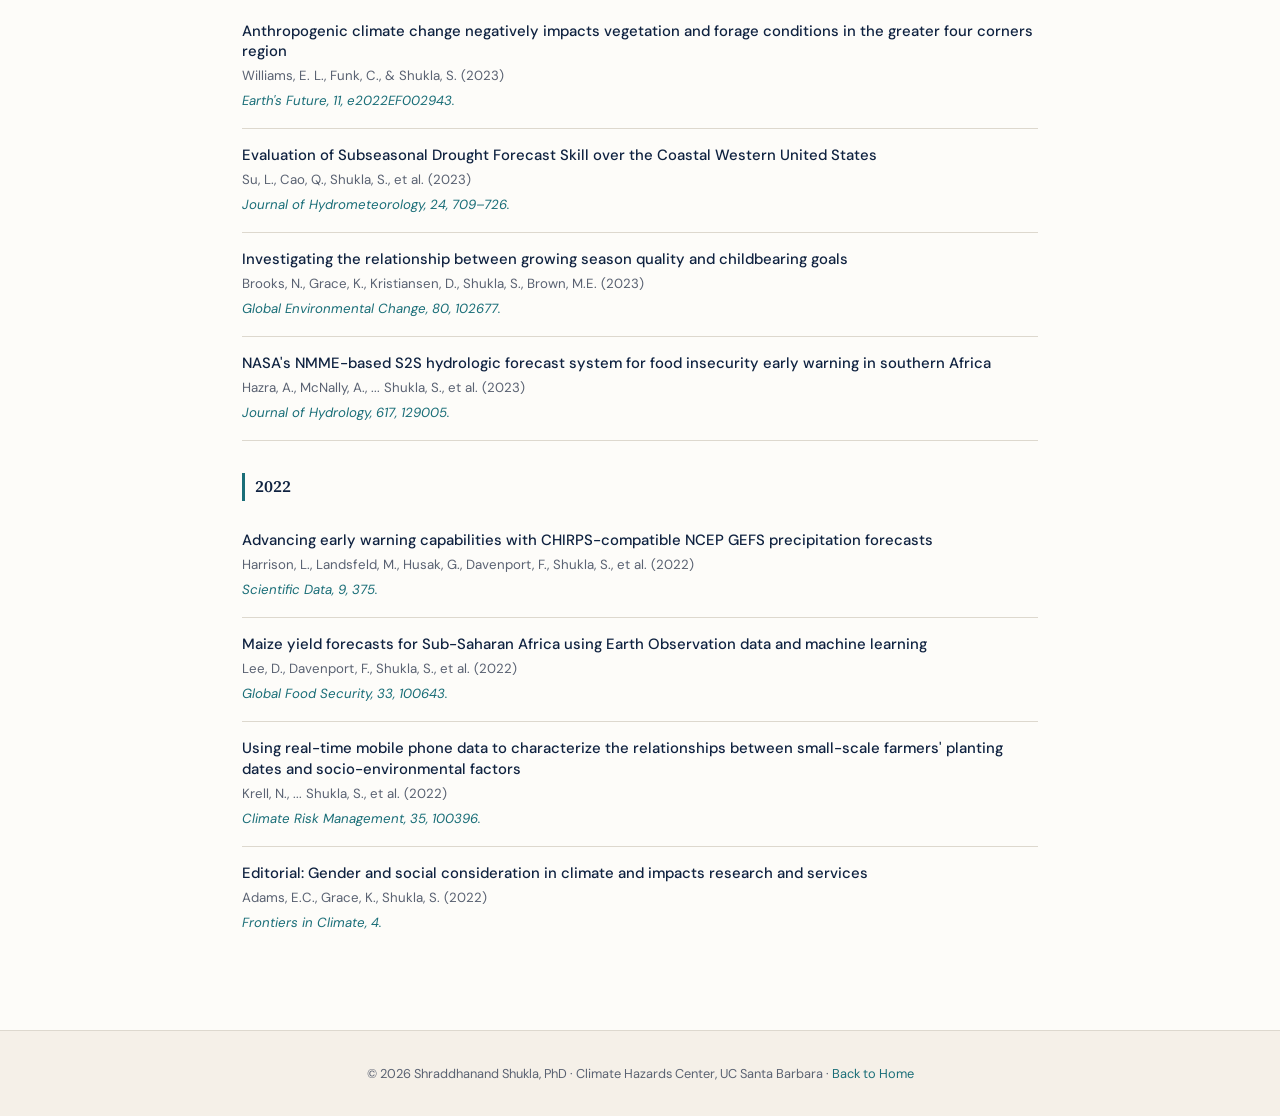
<file: publications.html>
<!DOCTYPE html>
<html lang="en">
<head>
  <meta charset="UTF-8" />
  <meta name="viewport" content="width=device-width, initial-scale=1.0" />
  <title>Publications | Shraddhanand Shukla, PhD</title>
  <link rel="preconnect" href="https://fonts.googleapis.com">
  <link rel="preconnect" href="https://fonts.gstatic.com" crossorigin>
  <link href="https://fonts.googleapis.com/css2?family=Source+Serif+4:ital,opsz,wght@0,8..60,300;0,8..60,400;0,8..60,600;1,8..60,300&family=DM+Sans:wght@300;400;500&display=swap" rel="stylesheet">
  <link rel="stylesheet" href="style.css" />
</head>
<body>

<!-- NAV -->
<nav>
  <a href="index.html" class="home">Shraddhanand Shukla, PhD</a>
  <a href="index.html">Home</a>
  <a href="publications.html" class="active">Publications</a>
  <a href="projects.html">Projects</a>
</nav>

<!-- HERO -->
<div class="hero">
  <div class="hero-inner">
    <div class="hero-tag">Research Output</div>
    <h1>Publications</h1>
    <p>Selected recent publications (2022–2025). For a complete list, see
      <a href="https://scholar.google.com/citations?user=wtJoeUIAAAAJ&hl=en" target="_blank"
         style="color:#a8e6ec;">Google Scholar</a>.
    </p>
  </div>
</div>

<!-- MAIN -->
<main>

  <div class="section-header">
    <h2>Selected Recent Publications</h2>
    <span class="sub">2022 – 2025</span>
  </div>

  <!-- 2025 -->
  <div class="year-header">2025</div>
  
  <div class="pub-item">
    <div class="pub-title">Predicting Birth Weights in West Africa using Sub-seasonal to Seasonal Climate and Socioeconomic Variables</div>
    <div class="pub-authors">S. Shukla &amp; F. Davenport (2025)</div>
    <div class="pub-journal">Proceedings of the National Academy of Sciences (PNAS). (In Press). DOI: 10.1073/pnas.2321150122</div>
  </div>

  <div class="pub-item">
    <div class="pub-title">Investigating the performance of high-resolution subseasonal precipitation forecasts in support of food insecurity early warning</div>
    <div class="pub-authors">William Turner, Shraddhanand Shukla, Greg Husak, Chris Funk, Charles Jones and Kathy Baylis (2025)</div>
    <div class="pub-journal">Environmental Research: Climate, Volume 4, Number 2. DOI: DOI 10.1088/2752-5295/adcadf</div>
  </div>

  <!-- 2024 -->
  <div class="year-header">2024</div>

  <div class="pub-item">
    <div class="pub-title">Preseason maize and wheat yield forecasts for early warning of crop failure</div>
    <div class="pub-authors">Anderson, W., Shukla, S., Verdin, J. et al. (2024)</div>
    <div class="pub-journal">Nature Communications, 15, 7262.</div>
  </div>

  <div class="pub-item">
    <div class="pub-title">ENSO-based outlook of droughts and agricultural outcomes in Afghanistan</div>
    <div class="pub-authors">Shukla, S., Zaheer, F., Hoell, A., et al. (2024)</div>
    <div class="pub-journal">Weather and Climate Extremes, Vol 45, 100697.</div>
  </div>

  <div class="pub-item">
    <div class="pub-title">Testing spatial out-of-sample area of influence for grain forecasting models</div>
    <div class="pub-authors">Davenport, F., Lee, D., Shukla, S., et al. (2024)</div>
    <div class="pub-journal">Environmental Research Letters, 19(11), 114079.</div>
  </div>

  <div class="pub-item">
    <div class="pub-title">Contrasting performance of panel and time-series data models for subnational crop forecasting in Sub-Saharan Africa</div>
    <div class="pub-authors">Lee, D., Davenport, F., Shukla, S., et al. (2024)</div>
    <div class="pub-journal">Agricultural and Forest Meteorology, 359, 110213.</div>
  </div>

  <div class="pub-item">
    <div class="pub-title">Sustainability nexus analytics, informatics, and data (AID): Drought</div>
    <div class="pub-authors">Huning, L.S., Bateni, S.M., Hayes, M. ... Shukla, S. et al. (2024)</div>
    <div class="pub-journal">Sustainability Nexus Forum, 32, 18.</div>
  </div>

  <div class="pub-item">
    <div class="pub-title">A typology of subseasonal rainfall evolution during the southern Niger monsoon</div>
    <div class="pub-authors">Kelley, C.P., Shukla, S., Grace, K. (2024)</div>
    <div class="pub-journal">PLOS ONE 19(4): e0299771.</div>
  </div>

  <div class="pub-item">
    <div class="pub-title">Crop area change in the context of civil war in Tigray, Ethiopia</div>
    <div class="pub-authors">Peterson, S., Husak, G., Shukla, S., McNally, A. (2024)</div>
    <div class="pub-journal">Environmental Research: Food Systems, 1, 1015003.</div>
  </div>

  <!-- 2023 -->
  <div class="year-header">2023</div>

  <div class="pub-item">
    <div class="pub-title">Anthropogenic climate change negatively impacts vegetation and forage conditions in the greater four corners region</div>
    <div class="pub-authors">Williams, E. L., Funk, C., &amp; Shukla, S. (2023)</div>
    <div class="pub-journal">Earth's Future, 11, e2022EF002943.</div>
  </div>

  <div class="pub-item">
    <div class="pub-title">Evaluation of Subseasonal Drought Forecast Skill over the Coastal Western United States</div>
    <div class="pub-authors">Su, L., Cao, Q., Shukla, S., et al. (2023)</div>
    <div class="pub-journal">Journal of Hydrometeorology, 24, 709–726.</div>
  </div>

  <div class="pub-item">
    <div class="pub-title">Investigating the relationship between growing season quality and childbearing goals</div>
    <div class="pub-authors">Brooks, N., Grace, K., Kristiansen, D., Shukla, S., Brown, M.E. (2023)</div>
    <div class="pub-journal">Global Environmental Change, 80, 102677.</div>
  </div>

  <div class="pub-item">
    <div class="pub-title">NASA's NMME-based S2S hydrologic forecast system for food insecurity early warning in southern Africa</div>
    <div class="pub-authors">Hazra, A., McNally, A., ... Shukla, S., et al. (2023)</div>
    <div class="pub-journal">Journal of Hydrology, 617, 129005.</div>
  </div>

  <!-- 2022 -->
  <div class="year-header">2022</div>

  <div class="pub-item">
    <div class="pub-title">Advancing early warning capabilities with CHIRPS-compatible NCEP GEFS precipitation forecasts</div>
    <div class="pub-authors">Harrison, L., Landsfeld, M., Husak, G., Davenport, F., Shukla, S., et al. (2022)</div>
    <div class="pub-journal">Scientific Data, 9, 375.</div>
  </div>

  <div class="pub-item">
    <div class="pub-title">Maize yield forecasts for Sub-Saharan Africa using Earth Observation data and machine learning</div>
    <div class="pub-authors">Lee, D., Davenport, F., Shukla, S., et al. (2022)</div>
    <div class="pub-journal">Global Food Security, 33, 100643.</div>
  </div>

  <div class="pub-item">
    <div class="pub-title">Using real-time mobile phone data to characterize the relationships between small-scale farmers' planting dates and socio-environmental factors</div>
    <div class="pub-authors">Krell, N., ... Shukla, S., et al. (2022)</div>
    <div class="pub-journal">Climate Risk Management, 35, 100396.</div>
  </div>

  <div class="pub-item">
    <div class="pub-title">Editorial: Gender and social consideration in climate and impacts research and services</div>
    <div class="pub-authors">Adams, E.C., Grace, K., Shukla, S. (2022)</div>
    <div class="pub-journal">Frontiers in Climate, 4.</div>
  </div>

</main>

<footer>
  © 2026 Shraddhanand Shukla, PhD · Climate Hazards Center, UC Santa Barbara ·
  <a href="index.html">Back to Home</a>
</footer>

</body>
</html>
</file>
<file: style.css>
/* ── SHARED SITE STYLES ── */
@import url('https://fonts.googleapis.com/css2?family=Source+Serif+4:ital,opsz,wght@0,8..60,300;0,8..60,400;0,8..60,600;1,8..60,300&family=DM+Sans:wght@300;400;500&display=swap');

:root {
  --navy:       #0f2240;
  --teal:       #1a6e78;
  --teal-light: #2b9ea9;
  --sand:       #f5f0e8;
  --warm-white: #fdfcf9;
  --text:       #1c1c1c;
  --muted:      #5a6272;
  --border:     #ddd8ce;
  --accent:     #c9502b;
}

*, *::before, *::after { box-sizing: border-box; margin: 0; padding: 0; }

body {
  font-family: 'DM Sans', sans-serif;
  background: var(--warm-white);
  color: var(--text);
  line-height: 1.65;
}

/* ── NAV ── */
nav {
  background: var(--navy);
  padding: 0 2rem;
  display: flex;
  align-items: center;
  gap: 2rem;
  height: 52px;
  position: sticky;
  top: 0;
  z-index: 100;
}
nav a {
  color: rgba(255,255,255,0.7);
  text-decoration: none;
  font-size: 0.85rem;
  font-weight: 400;
  letter-spacing: 0.02em;
  transition: color 0.2s;
}
nav a:hover, nav a.active { color: #fff; }
nav a.home { font-weight: 500; color: #fff; margin-right: auto; }

/* ── HERO ── */
.hero {
  background: linear-gradient(160deg, var(--navy) 0%, #1a3a5c 55%, var(--teal) 100%);
  padding: 4.5rem 2rem 3.5rem;
  color: #fff;
  position: relative;
  overflow: hidden;
}
.hero::before {
  content: '';
  position: absolute;
  inset: 0;
  background-image:
    radial-gradient(circle at 70% 30%, rgba(43,158,169,0.18) 0%, transparent 55%),
    radial-gradient(circle at 20% 80%, rgba(26,110,120,0.14) 0%, transparent 50%);
  pointer-events: none;
}
.hero::after {
  content: '';
  position: absolute;
  inset: 0;
  background-image:
    repeating-linear-gradient(0deg,  transparent, transparent 39px, rgba(255,255,255,0.04) 40px),
    repeating-linear-gradient(90deg, transparent, transparent 59px, rgba(255,255,255,0.04) 60px);
  pointer-events: none;
}
.hero-inner {
  max-width: 860px;
  margin: 0 auto;
  position: relative;
  z-index: 1;
}
.hero-tag {
  display: inline-block;
  background: rgba(43,158,169,0.35);
  border: 1px solid rgba(43,158,169,0.6);
  color: #a8e6ec;
  font-size: 0.72rem;
  font-weight: 500;
  letter-spacing: 0.12em;
  text-transform: uppercase;
  padding: 0.3rem 0.75rem;
  border-radius: 2px;
  margin-bottom: 1.1rem;
}
.hero h1 {
  font-family: 'Source Serif 4', Georgia, serif;
  font-size: clamp(1.9rem, 4vw, 2.7rem);
  font-weight: 600;
  line-height: 1.2;
  margin-bottom: 0.6rem;
}
.hero .hero-subtitle {
  font-size: 1rem;
  color: rgba(255,255,255,0.7);
  margin-bottom: 1rem;
  font-weight: 300;
}
.hero p {
  font-size: 1rem;
  color: rgba(255,255,255,0.78);
  max-width: 640px;
  line-height: 1.7;
}

/* ── MAIN ── */
main {
  max-width: 860px;
  margin: 0 auto;
  padding: 3rem 2rem 5rem;
}

/* ── SECTION HEADER ── */
.section-header {
  display: flex;
  align-items: baseline;
  gap: 1rem;
  margin-bottom: 1.4rem;
  margin-top: 3.2rem;
  padding-bottom: 0.6rem;
  border-bottom: 2px solid var(--navy);
}
.section-header:first-of-type { margin-top: 0; }
.section-header h2 {
  font-family: 'Source Serif 4', Georgia, serif;
  font-size: 1.25rem;
  font-weight: 600;
  color: var(--navy);
  letter-spacing: -0.01em;
}
.section-header .sub {
  font-size: 0.78rem;
  color: var(--muted);
  font-weight: 400;
  letter-spacing: 0.04em;
  text-transform: uppercase;
}

/* ── PROSE ── */
.prose p {
  font-size: 0.95rem;
  color: #2e3a4e;
  line-height: 1.75;
  margin-bottom: 0.9rem;
}
.prose p:last-child { margin-bottom: 0; }
.prose a { color: var(--teal); text-decoration: none; }
.prose a:hover { text-decoration: underline; }
.prose strong { color: var(--navy); }

/* ── STYLED LIST ── */
.styled-list {
  list-style: none;
  padding: 0;
}
.styled-list li {
  padding: 0.75rem 0;
  border-bottom: 1px solid var(--border);
  font-size: 0.9rem;
  color: #2e3a4e;
  display: flex;
  gap: 0.6rem;
  align-items: baseline;
}
.styled-list li:last-child { border-bottom: none; }
.styled-list li::before {
  content: '—';
  color: var(--teal);
  flex-shrink: 0;
  font-size: 0.8rem;
}
.styled-list li strong { color: var(--navy); }

/* ── PUBLICATION ITEMS ── */
.year-header {
  font-family: 'Source Serif 4', Georgia, serif;
  font-size: 1.05rem;
  font-weight: 600;
  color: var(--navy);
  margin-top: 2rem;
  margin-bottom: 0.8rem;
  padding-left: 0.6rem;
  border-left: 3px solid var(--teal);
}
.pub-item {
  padding: 1rem 0;
  border-bottom: 1px solid var(--border);
}
.pub-item:last-child { border-bottom: none; }
.pub-title {
  font-size: 0.93rem;
  font-weight: 500;
  color: var(--navy);
  margin-bottom: 0.2rem;
  line-height: 1.4;
}
.pub-authors {
  font-size: 0.83rem;
  color: var(--muted);
  margin-bottom: 0.2rem;
}
.pub-journal {
  font-size: 0.83rem;
  color: var(--teal);
  font-style: italic;
}

/* ── PROJECT ITEMS ── */
.project-item {
  background: #fff;
  border: 1px solid var(--border);
  border-radius: 5px;
  padding: 1.1rem 1.25rem;
  margin-bottom: 0.9rem;
  display: flex;
  gap: 1rem;
  align-items: flex-start;
}
.project-funder {
  font-size: 0.72rem;
  font-weight: 600;
  letter-spacing: 0.08em;
  text-transform: uppercase;
  color: #fff;
  background: var(--navy);
  padding: 0.25rem 0.6rem;
  border-radius: 2px;
  white-space: nowrap;
  flex-shrink: 0;
  margin-top: 0.1rem;
}
.project-funder.usgs { background: var(--teal); }
.project-funder.servir { background: #7b4f9e; }
.project-body { flex: 1; }
.project-title {
  font-size: 0.9rem;
  color: var(--navy);
  font-weight: 500;
  line-height: 1.4;
  margin-bottom: 0.25rem;
}
.project-meta {
  font-size: 0.78rem;
  color: var(--muted);
  display: flex;
  gap: 0.8rem;
  flex-wrap: wrap;
}
.badge {
  display: inline-block;
  font-size: 0.68rem;
  font-weight: 500;
  letter-spacing: 0.05em;
  text-transform: uppercase;
  padding: 0.18rem 0.5rem;
  border-radius: 2px;
  background: rgba(26,110,120,0.1);
  color: var(--teal);
  border: 1px solid rgba(26,110,120,0.25);
}

/* ── BUTTON ── */
.btn {
  display: inline-block;
  font-size: 0.82rem;
  font-weight: 500;
  padding: 0.55rem 1.2rem;
  border-radius: 3px;
  text-decoration: none;
  transition: all 0.18s;
}
.btn-primary {
  background: var(--teal);
  color: #fff;
}
.btn-primary:hover { background: var(--teal-light); }
.btn-outline {
  background: transparent;
  color: var(--navy);
  border: 1px solid var(--border);
}
.btn-outline:hover { background: #fff; border-color: var(--navy); }

/* ── FOOTER ── */
footer {
  text-align: center;
  padding: 2rem;
  border-top: 1px solid var(--border);
  font-size: 0.8rem;
  color: var(--muted);
  background: var(--sand);
}
footer a { color: var(--teal); text-decoration: none; }

@media (max-width: 600px) {
  .hero  { padding: 3rem 1.25rem 2.5rem; }
  main   { padding: 2rem 1.25rem 4rem; }
  nav    { padding: 0 1.25rem; gap: 1.25rem; }
  nav a:not(.home):not(.active) { display: none; }
}
</file>
